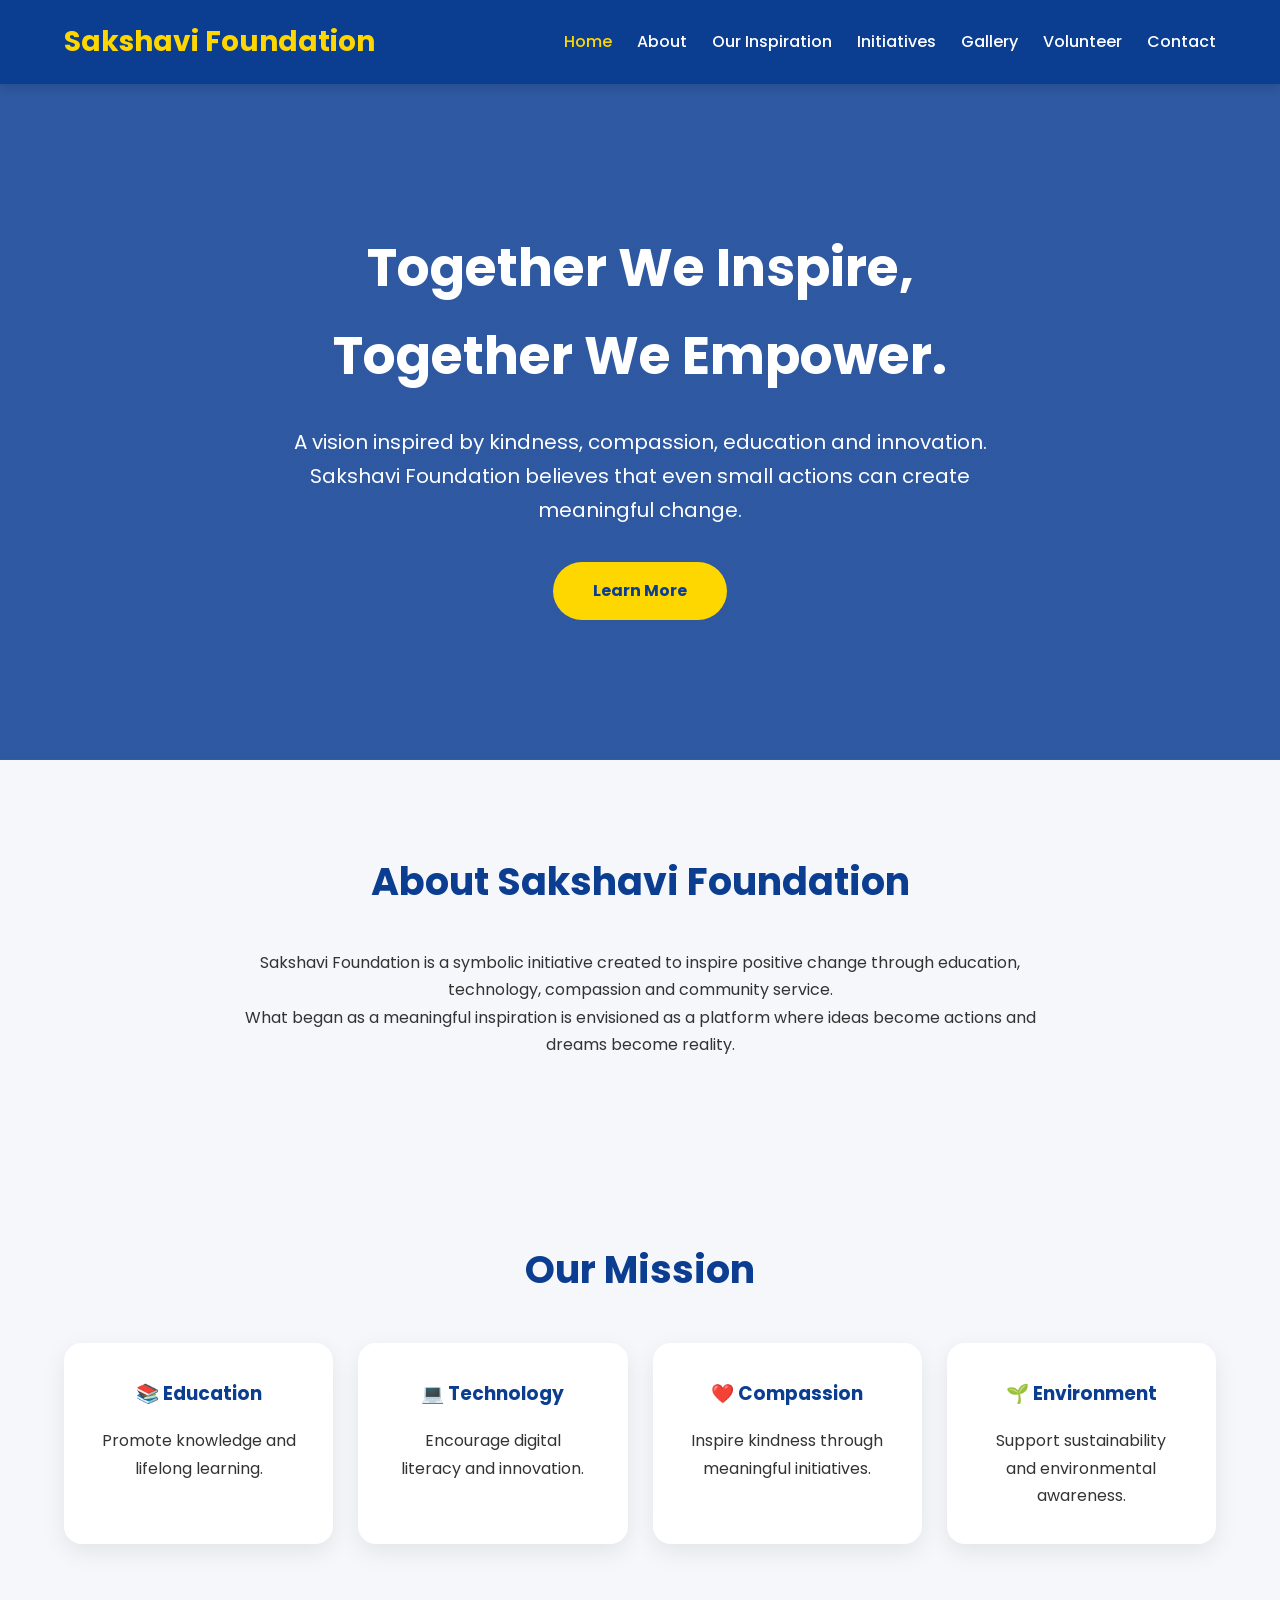
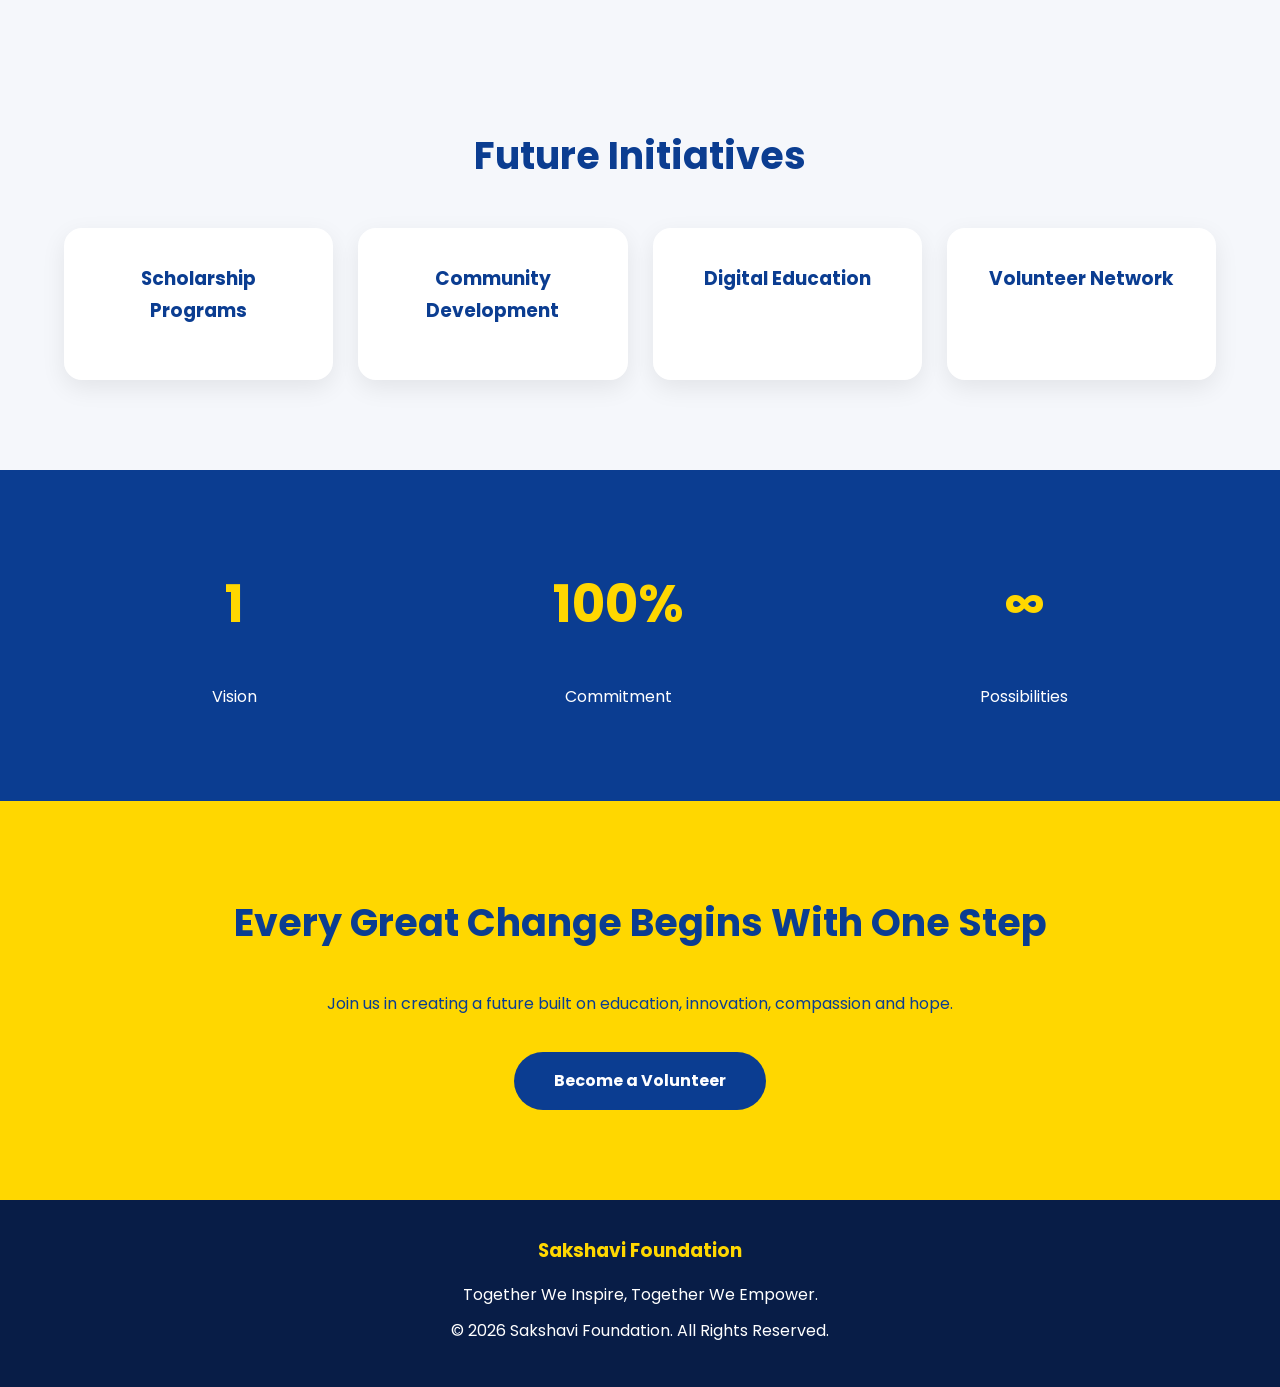
<file: index.html>
<!DOCTYPE html>
<html lang="en">

<head>

<meta charset="UTF-8">

<meta name="viewport" content="width=device-width, initial-scale=1.0">


<title>
Sakshavi Foundation | Together We Inspire, Together We Empower
</title>


<!-- Favicon -->

<link rel="icon" type="image/x-icon" href="favicon.ico">



<!-- SEO -->

<meta name="description"
content="Sakshavi Foundation is a community-driven initiative dedicated to education, digital empowerment, environmental awareness, compassion and positive social impact.">


<meta name="keywords"
content="Sakshavi Foundation, NGO, education, volunteer, community service, digital empowerment, environment, social impact">


<meta name="author"
content="Avinash Kumar">


<meta name="robots"
content="index, follow">





<!-- Open Graph -->

<meta property="og:title"
content="Sakshavi Foundation | Together We Inspire, Together We Empower">


<meta property="og:description"
content="A foundation inspired by compassion, education, innovation and community service to create meaningful change.">


<meta property="og:type"
content="website">


<meta property="og:image"
content="images/sakshavi-foundation.jpg">






<!-- Organization Schema -->

<script type="application/ld+json">

{
"@context":"https://schema.org",
"@type":"Organization",
"name":"Sakshavi Foundation",
"founder":"Avinash Kumar",
"description":"Sakshavi Foundation works towards education, digital empowerment, environmental awareness and community development.",
"email":"aviinformatics@gmail.com",
"telephone":"+91 9199901906",
"address":{
"@type":"PostalAddress",
"streetAddress":"At Post Ghosrama, P.S. Piar, Block Bandra",
"addressLocality":"Muzaffarpur",
"addressRegion":"Bihar",
"postalCode":"843115",
"addressCountry":"India"
}
}

</script>





<!-- CSS -->

<link rel="stylesheet" href="css/style.css">

<link rel="stylesheet" href="css/responsive.css">

<link rel="stylesheet" href="css/animations.css">





<!-- Google Font -->

<link rel="preconnect" href="https://fonts.googleapis.com">


<link href="https://fonts.googleapis.com/css2?family=Poppins:wght@300;400;500;600;700&display=swap"
rel="stylesheet">


</head>




<body>



<!-- HEADER -->

<header>


<div class="container">


<div class="logo">

<h2>Sakshavi Foundation</h2>

</div>




<nav>


<ul>


<li>
<a href="index.html" class="active">
Home
</a>
</li>


<li>
<a href="about.html">
About
</a>
</li>


<li>
<a href="inspiration.html">
Our Inspiration
</a>
</li>


<li>
<a href="initiatives.html">
Initiatives
</a>
</li>


<li>
<a href="gallery.html">
Gallery
</a>
</li>


<li>
<a href="volunteer.html">
Volunteer
</a>
</li>


<li>
<a href="contact.html">
Contact
</a>
</li>


</ul>


</nav>


</div>


</header>







<!-- HERO SECTION -->


<section class="hero">


<div class="container">


<div class="hero-content">


<h1>

Together We Inspire,
<br>
Together We Empower.

</h1>




<p>

A vision inspired by kindness, compassion, education and innovation.
Sakshavi Foundation believes that even small actions can create meaningful change.

</p>




<a href="about.html" class="btn">

Learn More

</a>



</div>


</div>


</section>







<!-- ABOUT SECTION -->


<section class="about-home">


<div class="container">


<h2>
About Sakshavi Foundation
</h2>



<p>

Sakshavi Foundation is a symbolic initiative created to inspire positive change through education, technology, compassion and community service.

</p>



<p>

What began as a meaningful inspiration is envisioned as a platform where ideas become actions and dreams become reality.

</p>



</div>


</section>







<!-- MISSION -->


<section class="mission">


<div class="container">


<h2>
Our Mission
</h2>



<div class="cards">



<div class="card">

<h3>
📚 Education
</h3>

<p>
Promote knowledge and lifelong learning.
</p>

</div>





<div class="card">

<h3>
💻 Technology
</h3>

<p>
Encourage digital literacy and innovation.
</p>

</div>





<div class="card">

<h3>
❤️ Compassion
</h3>

<p>
Inspire kindness through meaningful initiatives.
</p>

</div>





<div class="card">

<h3>
🌱 Environment
</h3>

<p>
Support sustainability and environmental awareness.
</p>

</div>



</div>


</div>


</section>







<!-- FUTURE INITIATIVES -->


<section class="initiatives-preview">


<div class="container">


<h2>
Future Initiatives
</h2>




<div class="cards">



<div class="card">

<h3>
Scholarship Programs
</h3>

</div>



<div class="card">

<h3>
Community Development
</h3>

</div>




<div class="card">

<h3>
Digital Education
</h3>

</div>




<div class="card">

<h3>
Volunteer Network
</h3>

</div>



</div>


</div>


</section>







<!-- STATS -->


<section class="stats">


<div class="container">


<div class="stat">

<h2>
1
</h2>

<p>
Vision
</p>

</div>



<div class="stat">

<h2>
100%
</h2>

<p>
Commitment
</p>

</div>




<div class="stat">

<h2>
∞
</h2>

<p>
Possibilities
</p>

</div>



</div>


</section>







<!-- CTA -->


<section class="cta">


<div class="container">


<h2>
Every Great Change Begins With One Step
</h2>



<p>

Join us in creating a future built on education, innovation, compassion and hope.

</p>



<a href="volunteer.html" class="btn">

Become a Volunteer

</a>



</div>


</section>







<!-- FOOTER -->


<footer>


<div class="container">


<h3>
Sakshavi Foundation
</h3>



<p>

Together We Inspire, Together We Empower.

</p>




<p>

© <span id="year">2026</span> Sakshavi Foundation.
All Rights Reserved.

</p>



</div>


</footer>





<script src="js/script.js"></script>



</body>


</html>
</file>
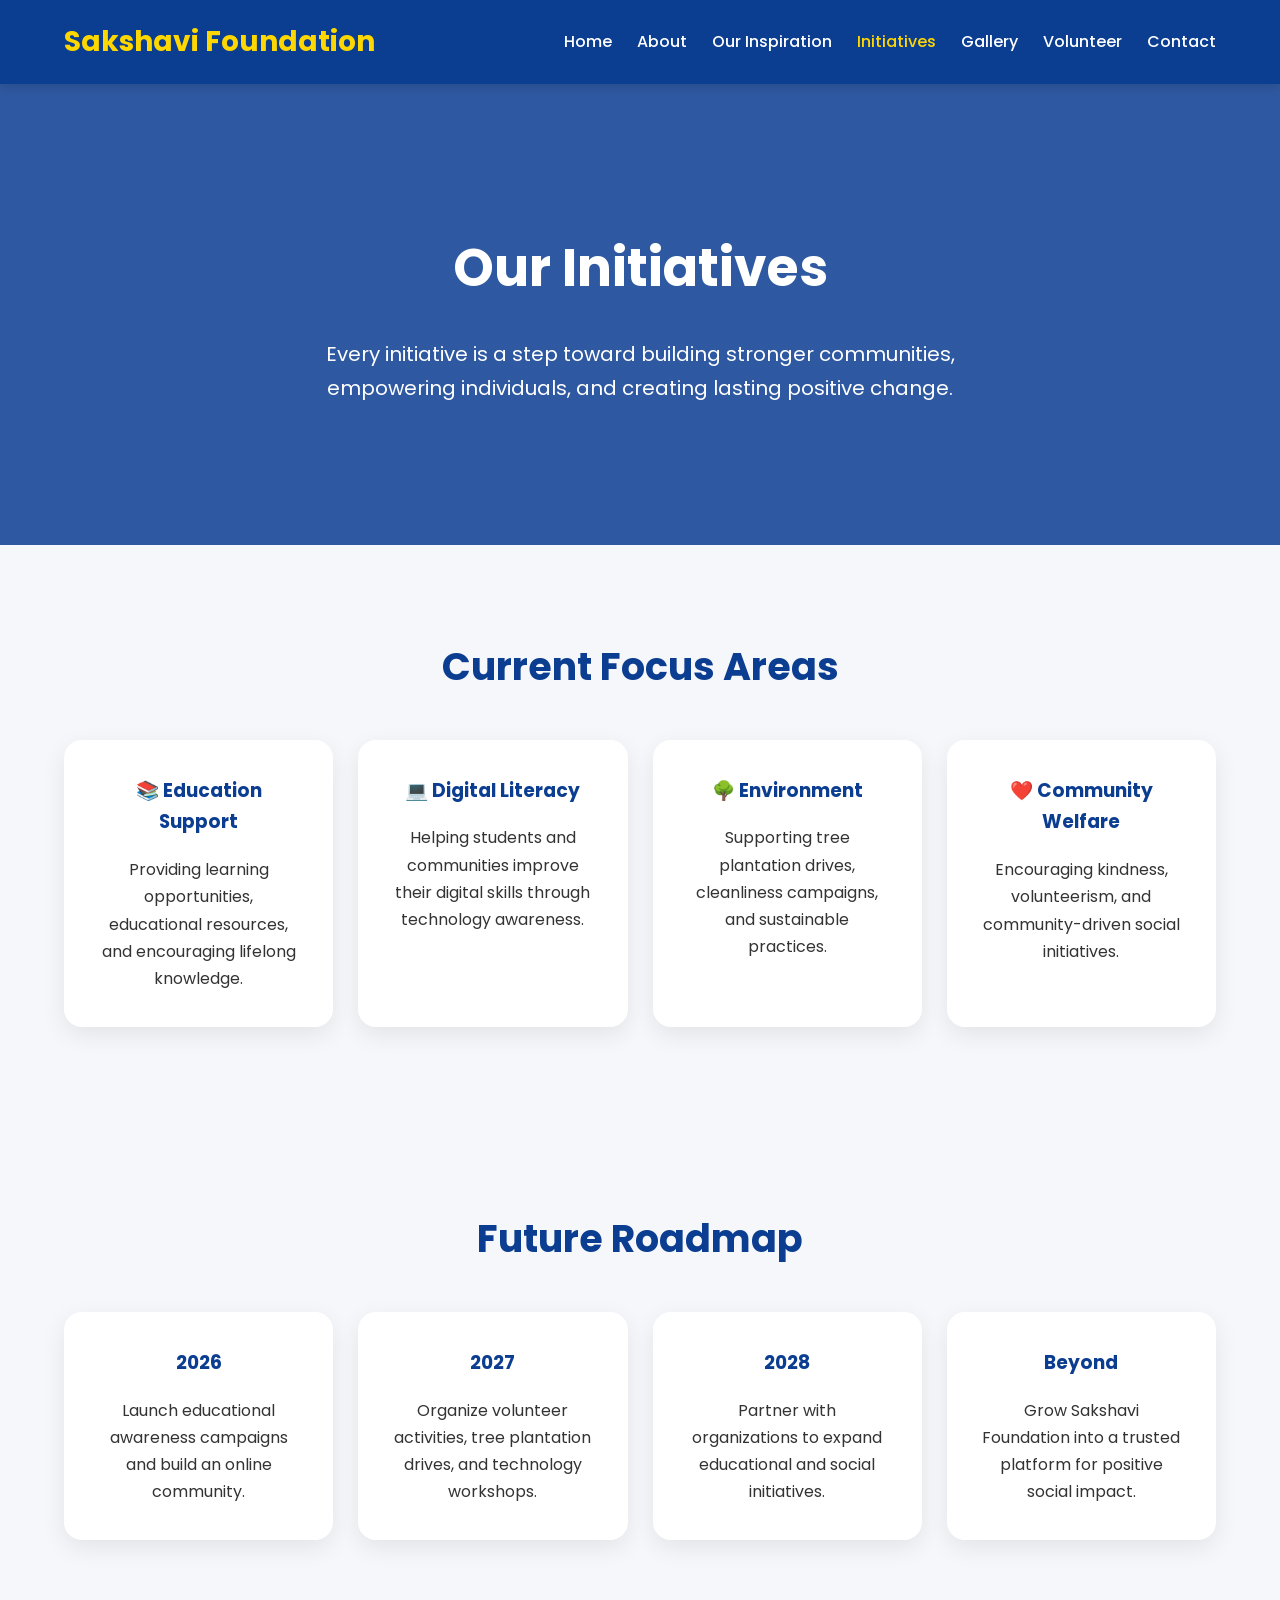
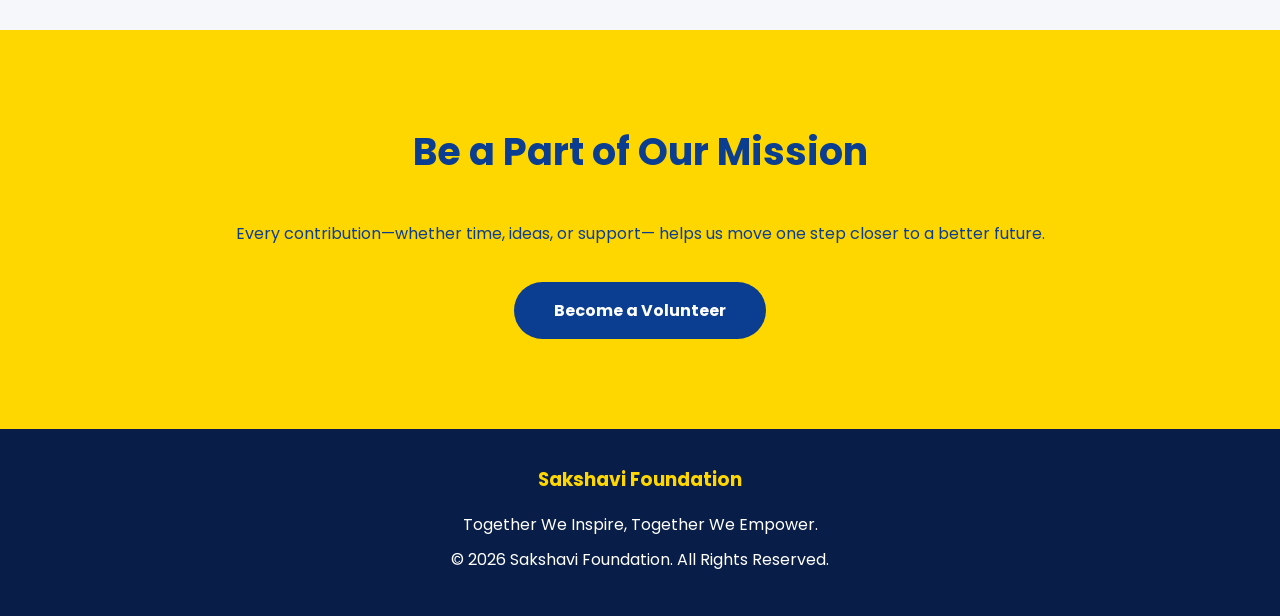
<file: initiatives.html>
<!DOCTYPE html>
<html lang="en">

<head>


<meta charset="UTF-8">


<meta name="viewport" content="width=device-width, initial-scale=1.0">



<title>
Our Initiatives | Sakshavi Foundation
</title>




<!-- Favicon -->

<link rel="icon" type="image/x-icon" href="favicon.ico">





<!-- SEO Meta Tags -->


<meta name="description"
content="Explore Sakshavi Foundation initiatives focused on education support, digital literacy, environmental awareness, community welfare, and social development.">


<meta name="keywords"
content="Sakshavi Foundation initiatives, education support, digital literacy, environment, community welfare, NGO programs">


<meta name="author"
content="Avinash Kumar">


<meta name="robots"
content="index, follow">





<!-- Open Graph -->

<meta property="og:title"
content="Our Initiatives | Sakshavi Foundation">


<meta property="og:description"
content="Discover Sakshavi Foundation initiatives working towards education, technology, environment and community development.">


<meta property="og:type"
content="website">


<meta property="og:image"
content="images/sakshavi-foundation.jpg">





<!-- CSS -->

<link rel="stylesheet" href="css/style.css">

<link rel="stylesheet" href="css/responsive.css">

<link rel="stylesheet" href="css/animations.css">





<!-- Google Fonts -->

<link rel="preconnect" href="https://fonts.googleapis.com">


<link href="https://fonts.googleapis.com/css2?family=Poppins:wght@300;400;500;600;700&display=swap"
rel="stylesheet">



</head>




<body>




<header>


<div class="container">


<div class="logo">

<h2>
Sakshavi Foundation
</h2>

</div>





<nav>


<ul>


<li>
<a href="index.html">
Home
</a>
</li>


<li>
<a href="about.html">
About
</a>
</li>


<li>
<a href="inspiration.html">
Our Inspiration
</a>
</li>


<li>
<a href="initiatives.html" class="active">
Initiatives
</a>
</li>


<li>
<a href="gallery.html">
Gallery
</a>
</li>


<li>
<a href="volunteer.html">
Volunteer
</a>
</li>


<li>
<a href="contact.html">
Contact
</a>
</li>


</ul>


</nav>



</div>


</header>






<section class="hero">


<div class="container">


<h1>
Our Initiatives
</h1>



<p>

Every initiative is a step toward building stronger communities,
empowering individuals, and creating lasting positive change.

</p>


</div>


</section>






<section>


<div class="container">


<h2>
Current Focus Areas
</h2>




<div class="cards">





<div class="card">


<h3>
📚 Education Support
</h3>


<p>

Providing learning opportunities, educational resources,
and encouraging lifelong knowledge.

</p>


</div>







<div class="card">


<h3>
💻 Digital Literacy
</h3>


<p>

Helping students and communities improve their digital skills
through technology awareness.

</p>


</div>







<div class="card">


<h3>
🌳 Environment
</h3>


<p>

Supporting tree plantation drives, cleanliness campaigns,
and sustainable practices.

</p>


</div>







<div class="card">


<h3>
❤️ Community Welfare
</h3>


<p>

Encouraging kindness, volunteerism, and community-driven
social initiatives.

</p>


</div>






</div>


</div>


</section>







<section>


<div class="container">


<h2>
Future Roadmap
</h2>




<div class="cards">






<div class="card">


<h3>
2026
</h3>


<p>

Launch educational awareness campaigns
and build an online community.

</p>


</div>








<div class="card">


<h3>
2027
</h3>


<p>

Organize volunteer activities,
tree plantation drives,
and technology workshops.

</p>


</div>







<div class="card">


<h3>
2028
</h3>


<p>

Partner with organizations to
expand educational and social initiatives.

</p>


</div>







<div class="card">


<h3>
Beyond
</h3>


<p>

Grow Sakshavi Foundation into
a trusted platform for positive social impact.

</p>


</div>






</div>


</div>


</section>








<section class="cta">


<div class="container">


<h2>

Be a Part of Our Mission

</h2>



<p>

Every contribution—whether time, ideas, or support—
helps us move one step closer to a better future.

</p>




<a href="volunteer.html" class="btn">

Become a Volunteer

</a>



</div>


</section>








<footer>


<div class="container">


<h3>
Sakshavi Foundation
</h3>



<p>

Together We Inspire, Together We Empower.

</p>




<p>

© <span id="year">2026</span>
Sakshavi Foundation.
All Rights Reserved.

</p>



</div>


</footer>






<script src="js/script.js"></script>



</body>


</html>
</file>
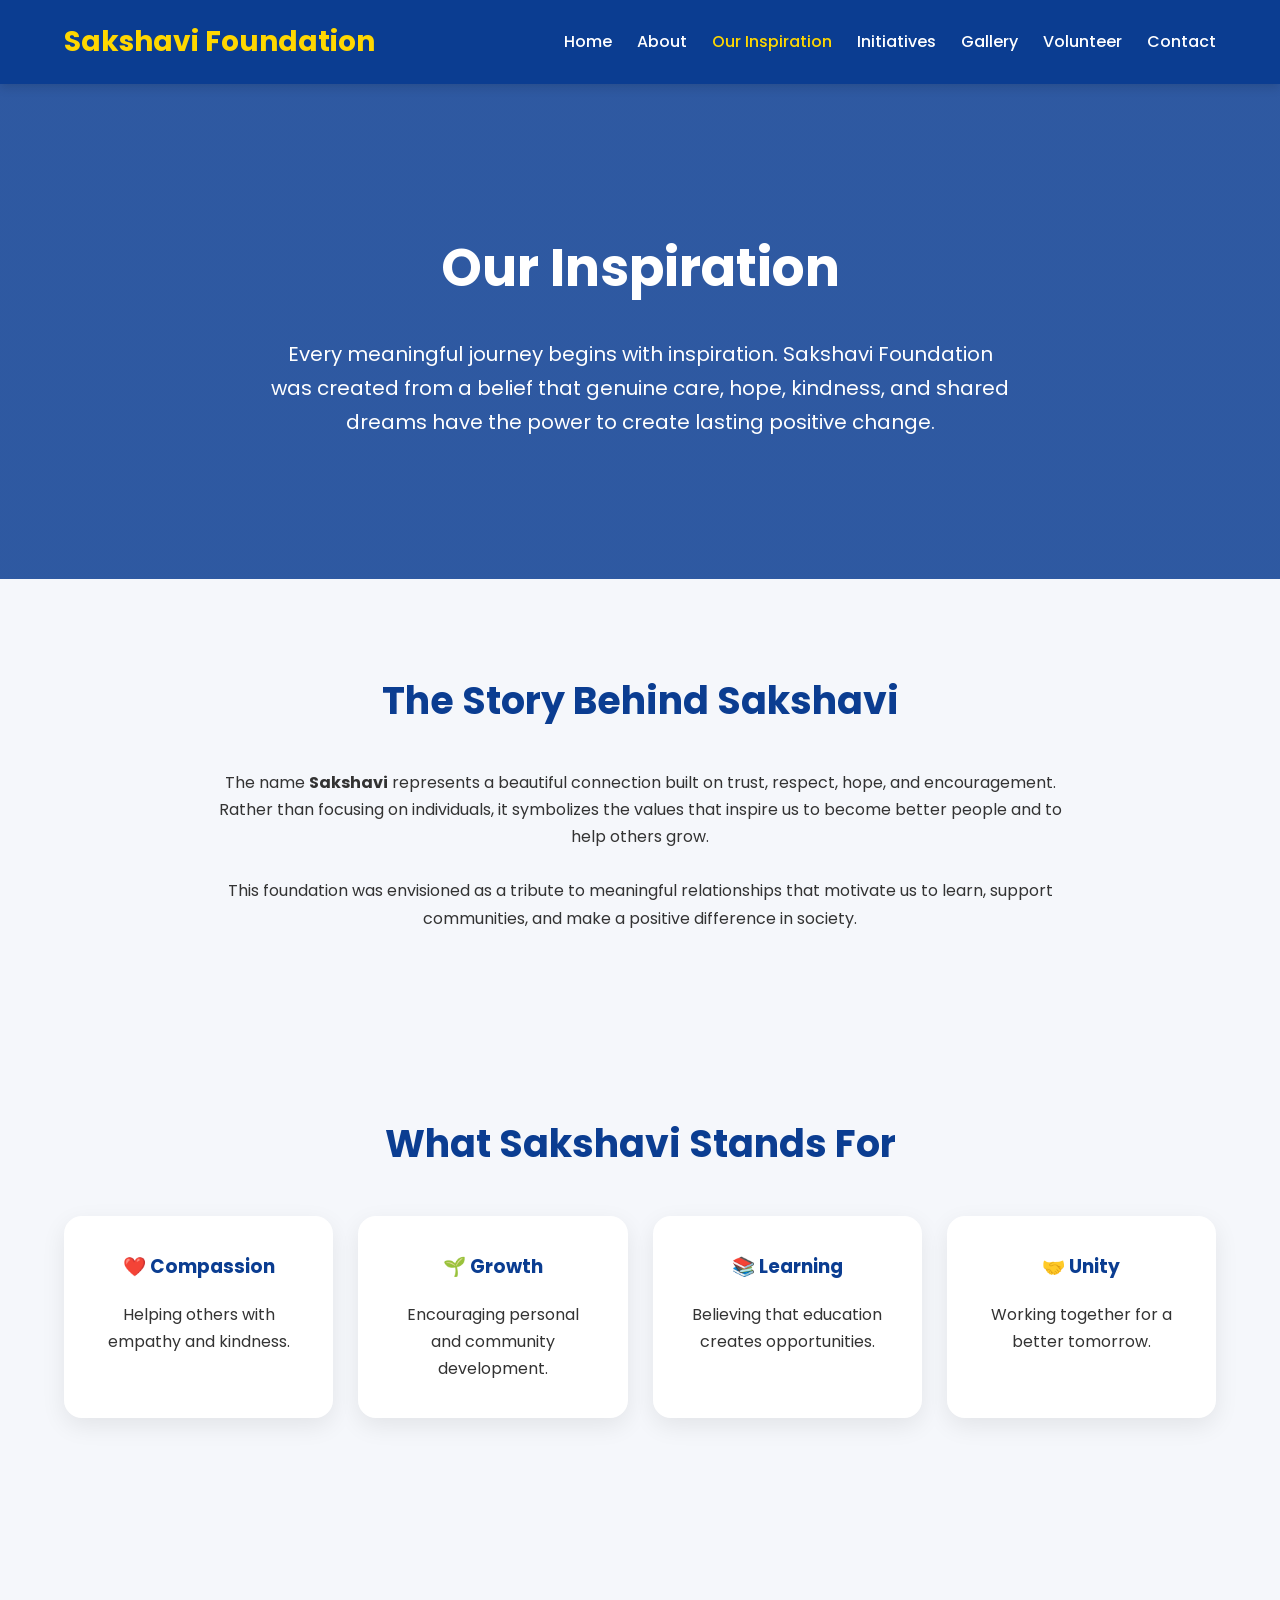
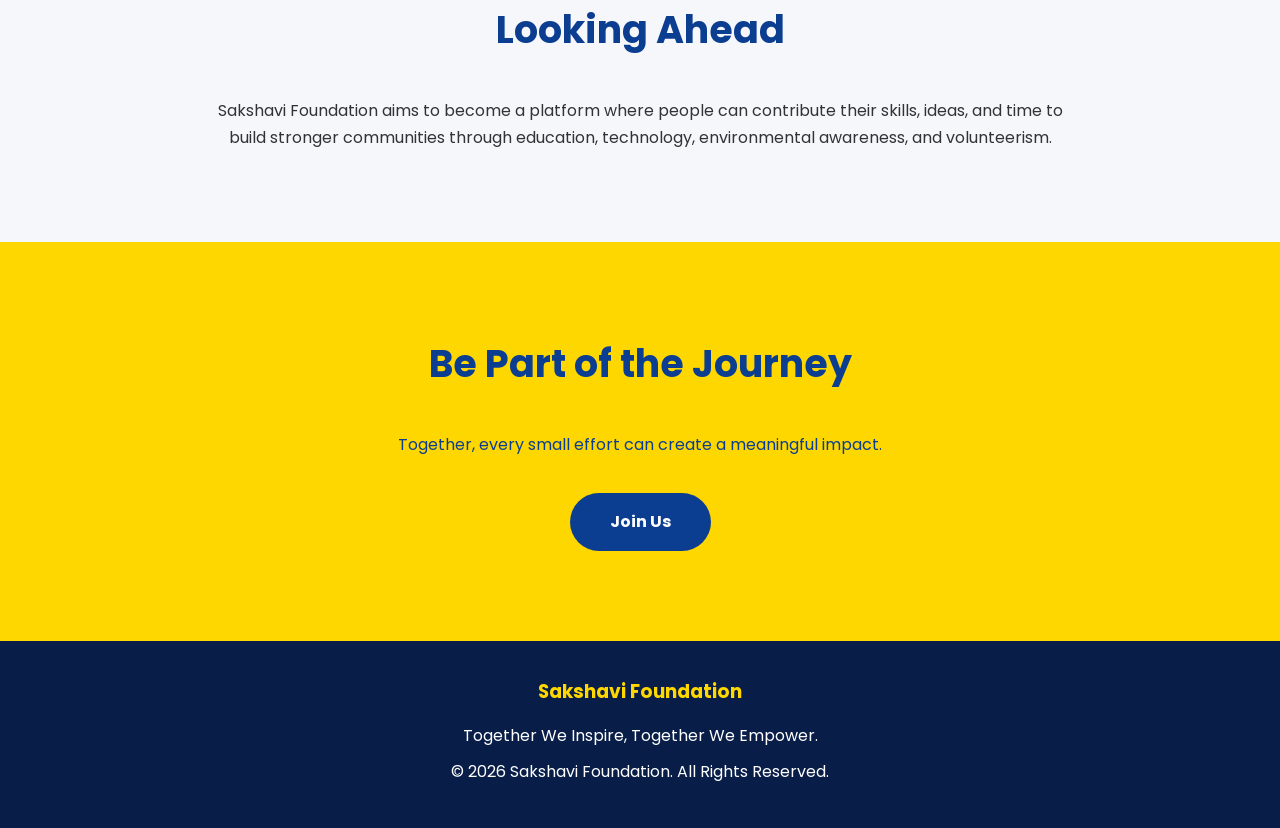
<file: inspiration.html>
<!DOCTYPE html>
<html lang="en">

<head>

<meta charset="UTF-8">

<meta name="viewport" content="width=device-width, initial-scale=1.0">


<title>
Our Inspiration | Sakshavi Foundation
</title>



<!-- Favicon -->

<link rel="icon" type="image/x-icon" href="favicon.ico">





<!-- SEO Meta Tags -->

<meta name="description"
content="Discover the inspiration behind Sakshavi Foundation, a journey built on kindness, hope, compassion, education and the vision of creating positive social change.">


<meta name="keywords"
content="Sakshavi Foundation inspiration, Sakshi, social foundation, compassion, education, community service, volunteer movement">


<meta name="author"
content="Avinash Kumar">


<meta name="robots"
content="index, follow">






<!-- Open Graph -->

<meta property="og:title"
content="Our Inspiration | Sakshavi Foundation">


<meta property="og:description"
content="Sakshavi Foundation was created from a belief that kindness, hope and shared dreams can create lasting positive change.">


<meta property="og:type"
content="website">


<meta property="og:image"
content="images/sakshavi-foundation.jpg">






<!-- CSS -->

<link rel="stylesheet" href="css/style.css">

<link rel="stylesheet" href="css/responsive.css">

<link rel="stylesheet" href="css/animations.css">





<!-- Google Fonts -->

<link rel="preconnect" href="https://fonts.googleapis.com">


<link href="https://fonts.googleapis.com/css2?family=Poppins:wght@300;400;500;600;700&display=swap"
rel="stylesheet">



</head>




<body>




<header>


<div class="container">


<div class="logo">

<h2>
Sakshavi Foundation
</h2>

</div>




<nav>


<ul>


<li>
<a href="index.html">
Home
</a>
</li>


<li>
<a href="about.html">
About
</a>
</li>


<li>
<a href="inspiration.html" class="active">
Our Inspiration
</a>
</li>


<li>
<a href="initiatives.html">
Initiatives
</a>
</li>


<li>
<a href="gallery.html">
Gallery
</a>
</li>


<li>
<a href="volunteer.html">
Volunteer
</a>
</li>


<li>
<a href="contact.html">
Contact
</a>
</li>


</ul>


</nav>



</div>


</header>







<section class="hero">


<div class="container">


<h1>
Our Inspiration
</h1>



<p>

Every meaningful journey begins with inspiration.

Sakshavi Foundation was created from a belief that genuine care, hope, kindness, and shared dreams have the power to create lasting positive change.

</p>


</div>


</section>







<section>


<div class="container">


<h2>
The Story Behind Sakshavi
</h2>



<p>

The name <strong>Sakshavi</strong> represents a beautiful connection built on trust, respect, hope, and encouragement.

Rather than focusing on individuals, it symbolizes the values that inspire us to become better people and to help others grow.

</p>



<br>



<p>

This foundation was envisioned as a tribute to meaningful relationships that motivate us to learn, support communities, and make a positive difference in society.

</p>



</div>


</section>







<section>


<div class="container">


<h2>
What Sakshavi Stands For
</h2>




<div class="cards">





<div class="card">

<h3>
❤️ Compassion
</h3>

<p>

Helping others with empathy and kindness.

</p>

</div>






<div class="card">

<h3>
🌱 Growth
</h3>

<p>

Encouraging personal and community development.

</p>

</div>







<div class="card">

<h3>
📚 Learning
</h3>

<p>

Believing that education creates opportunities.

</p>

</div>






<div class="card">

<h3>
🤝 Unity
</h3>

<p>

Working together for a better tomorrow.

</p>

</div>






</div>


</div>


</section>








<section>


<div class="container">


<h2>
Looking Ahead
</h2>



<p>

Sakshavi Foundation aims to become a platform where people can contribute their skills, ideas, and time to build stronger communities through education, technology, environmental awareness, and volunteerism.

</p>



</div>


</section>







<section class="cta">


<div class="container">


<h2>
Be Part of the Journey
</h2>



<p>

Together, every small effort can create a meaningful impact.

</p>



<a href="volunteer.html" class="btn">

Join Us

</a>



</div>


</section>








<footer>


<div class="container">


<h3>
Sakshavi Foundation
</h3>



<p>

Together We Inspire, Together We Empower.

</p>



<p>

© <span id="year">2026</span>
Sakshavi Foundation.
All Rights Reserved.

</p>



</div>


</footer>






<script src="js/script.js"></script>



</body>

</html>
</file>
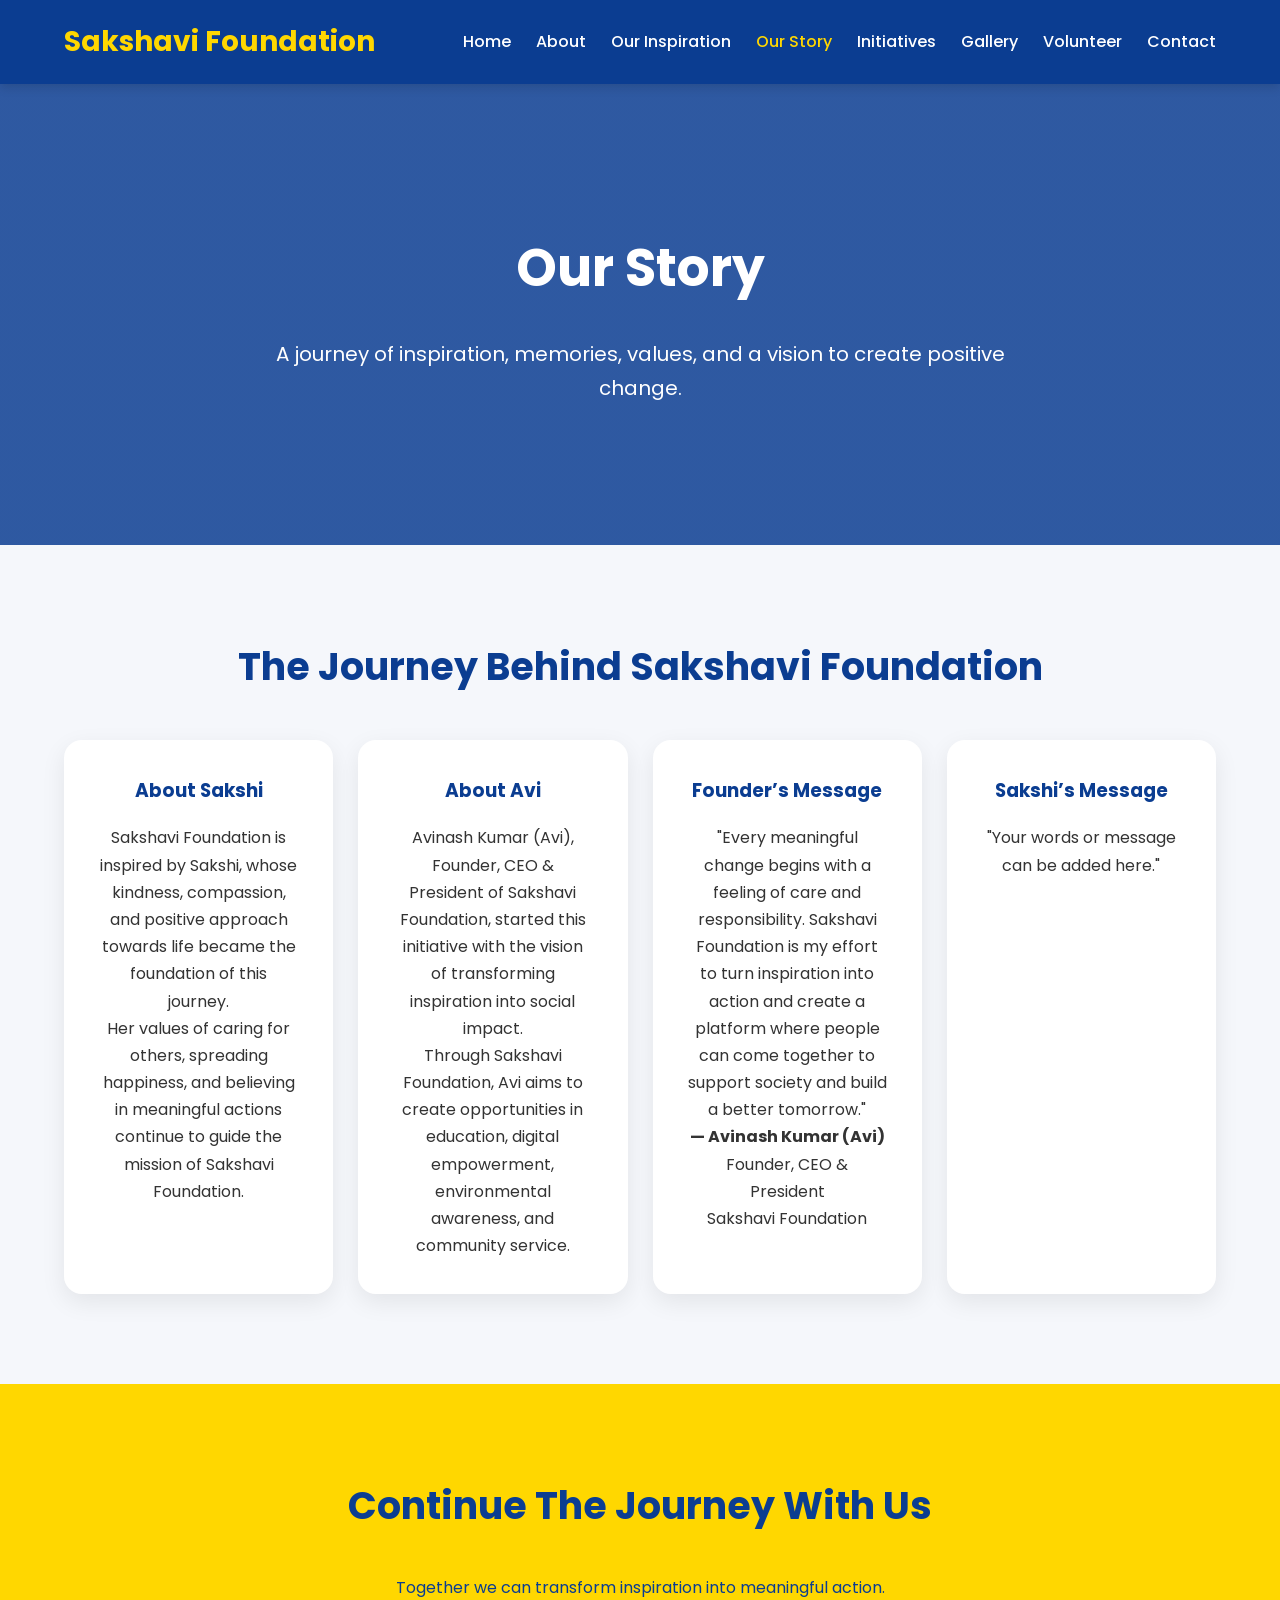
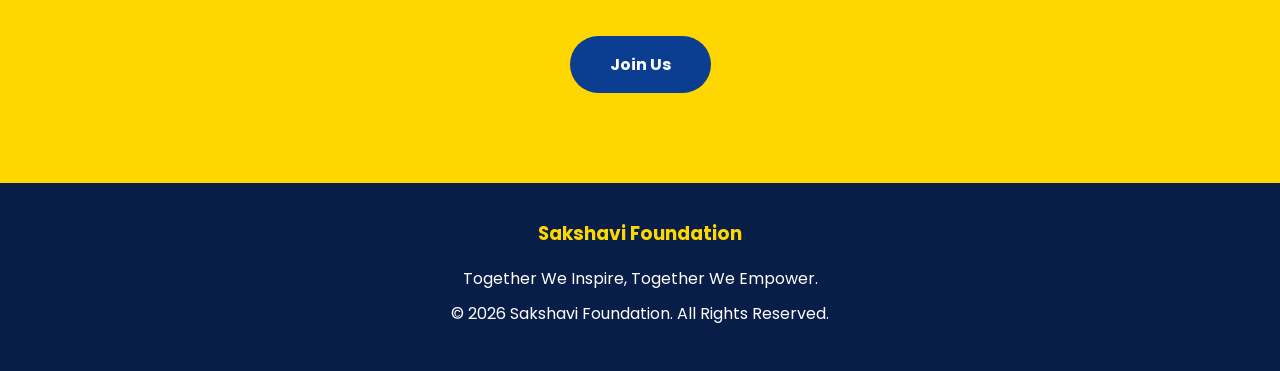
<file: story.html>
<!DOCTYPE html>
<html lang="en">

<head>

<meta charset="UTF-8">

<meta name="viewport" content="width=device-width, initial-scale=1.0">


<title>Our Story | Sakshavi Foundation</title>


<!-- Favicon -->

<link rel="icon" type="image/x-icon" href="favicon.ico">


<!-- SEO -->

<meta name="description"
content="The story behind Sakshavi Foundation, inspired by Sakshi and founded by Avinash Kumar to transform inspiration into education, empowerment and social impact.">


<meta name="keywords"
content="Sakshavi Foundation story, Sakshi, Avinash Kumar, founder message, social impact, community service">


<meta name="author"
content="Avinash Kumar">


<meta name="robots"
content="index, follow">



<!-- Open Graph -->

<meta property="og:title"
content="Our Story | Sakshavi Foundation">


<meta property="og:description"
content="Discover the journey, inspiration and vision behind Sakshavi Foundation.">


<meta property="og:type"
content="website">


<meta property="og:image"
content="images/sakshavi-foundation.jpg">



<link rel="stylesheet" href="css/style.css">

<link rel="stylesheet" href="css/responsive.css">

<link rel="stylesheet" href="css/animations.css">


<link href="https://fonts.googleapis.com/css2?family=Poppins:wght@300;400;500;600;700&display=swap" rel="stylesheet">


</head>



<body>



<header>

<div class="container">


<div class="logo">

<h2>Sakshavi Foundation</h2>

</div>



<nav>

<ul>

<li><a href="index.html">Home</a></li>

<li><a href="about.html">About</a></li>

<li><a href="inspiration.html">Our Inspiration</a></li>

<li><a href="story.html" class="active">Our Story</a></li>

<li><a href="initiatives.html">Initiatives</a></li>

<li><a href="gallery.html">Gallery</a></li>

<li><a href="volunteer.html">Volunteer</a></li>

<li><a href="contact.html">Contact</a></li>

</ul>

</nav>


</div>

</header>





<section class="hero">

<div class="container">

<h1>Our Story</h1>


<p>

A journey of inspiration, memories, values, and a vision to create positive change.

</p>


</div>

</section>





<section>

<div class="container">


<h2>The Journey Behind Sakshavi Foundation</h2>





<div class="cards">



<div class="card">


<h3>About Sakshi</h3>


<p>

Sakshavi Foundation is inspired by Sakshi, whose kindness, compassion, and positive approach towards life became the foundation of this journey.

</p>


<p>

Her values of caring for others, spreading happiness, and believing in meaningful actions continue to guide the mission of Sakshavi Foundation.

</p>


</div>





<div class="card">


<h3>About Avi</h3>


<p>

Avinash Kumar (Avi), Founder, CEO & President of Sakshavi Foundation, started this initiative with the vision of transforming inspiration into social impact.

</p>


<p>

Through Sakshavi Foundation, Avi aims to create opportunities in education, digital empowerment, environmental awareness, and community service.

</p>


</div>






<div class="card">


<h3>Founder’s Message</h3>


<p>

"Every meaningful change begins with a feeling of care and responsibility.

Sakshavi Foundation is my effort to turn inspiration into action and create a platform where people can come together to support society and build a better tomorrow."

</p>



<p>

<strong>
— Avinash Kumar (Avi)
</strong>

<br>

Founder, CEO & President

<br>

Sakshavi Foundation

</p>


</div>






<div class="card">


<h3>Sakshi’s Message</h3>


<p>

"Your words or message can be added here."

</p>


</div>




</div>


</div>


</section>







<section class="cta">


<div class="container">


<h2>

Continue The Journey With Us

</h2>


<p>

Together we can transform inspiration into meaningful action.

</p>


<a href="volunteer.html" class="btn">

Join Us

</a>


</div>


</section>







<footer>

<div class="container">


<h3>Sakshavi Foundation</h3>


<p>
Together We Inspire, Together We Empower.
</p>


<p>
© <span id="year">2026</span> Sakshavi Foundation. All Rights Reserved.
</p>


</div>


</footer>



<script src="js/script.js"></script>


</body>

</html>
</file>
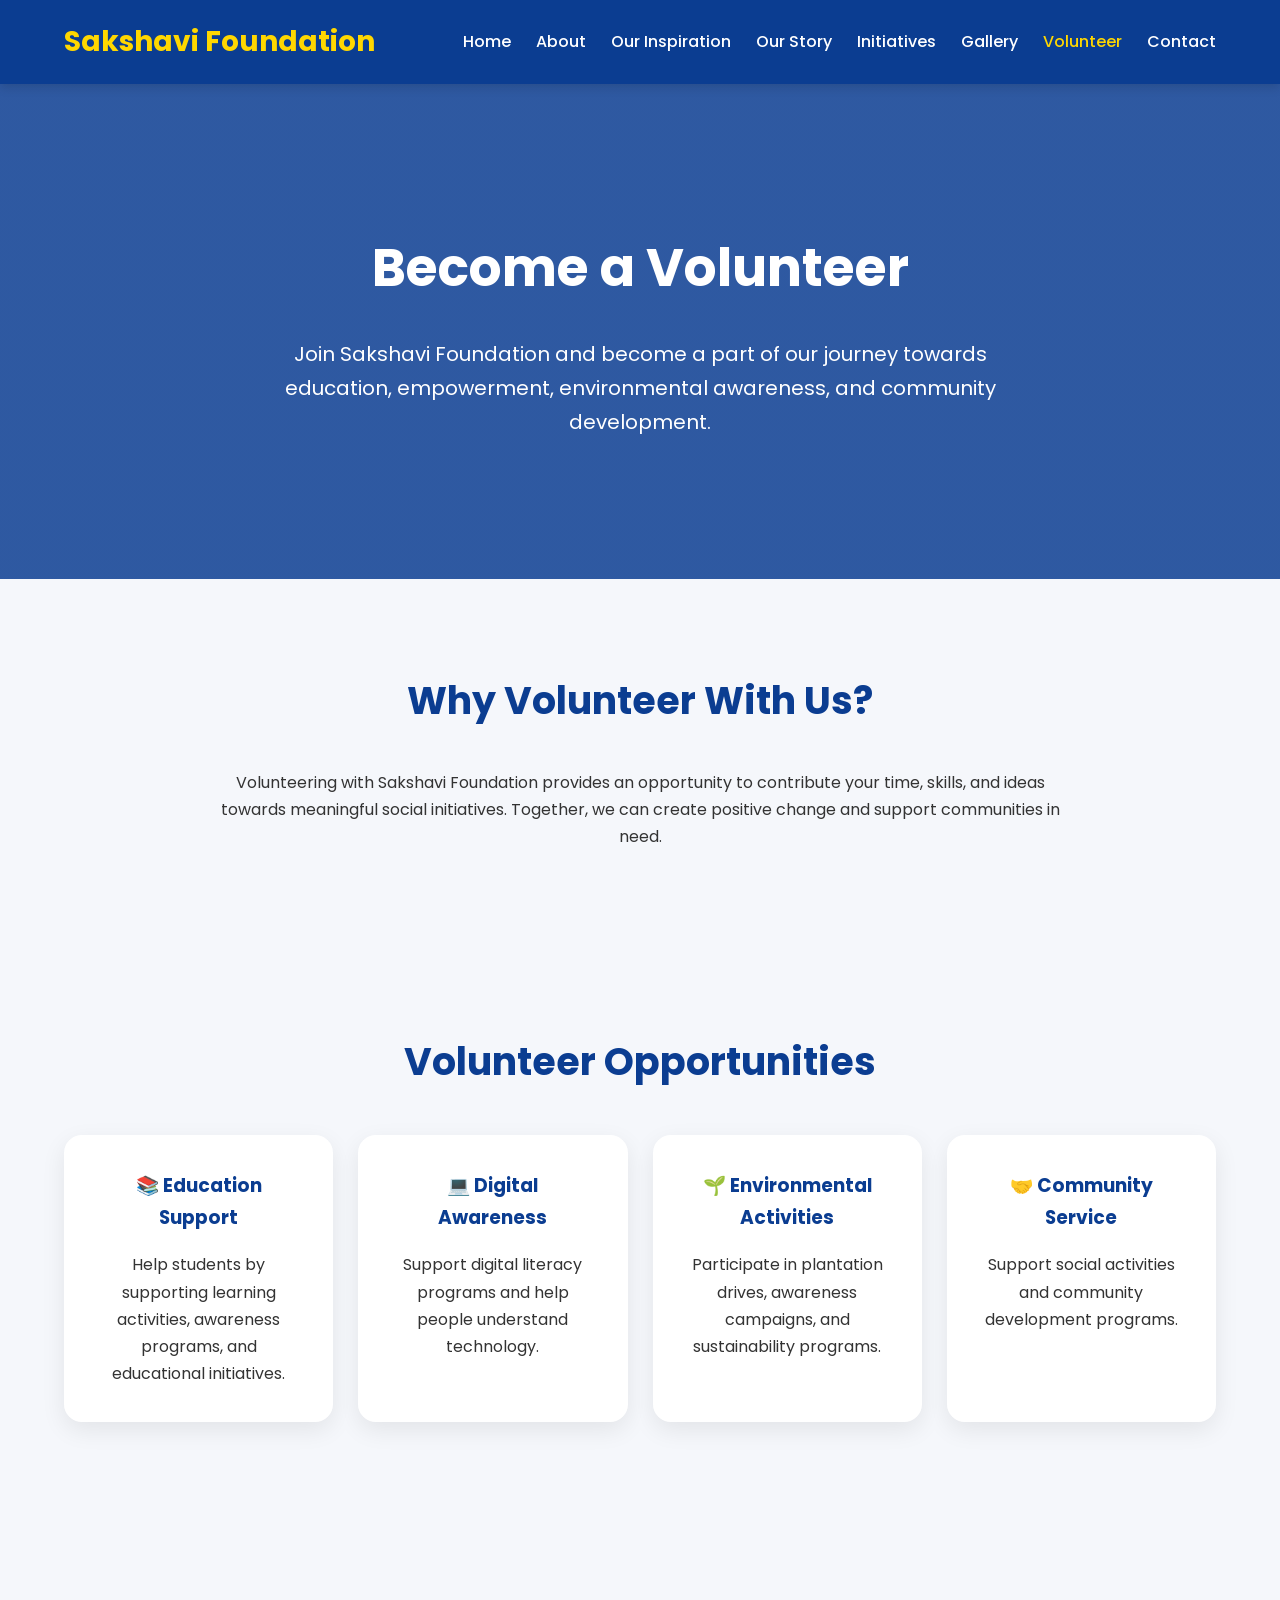
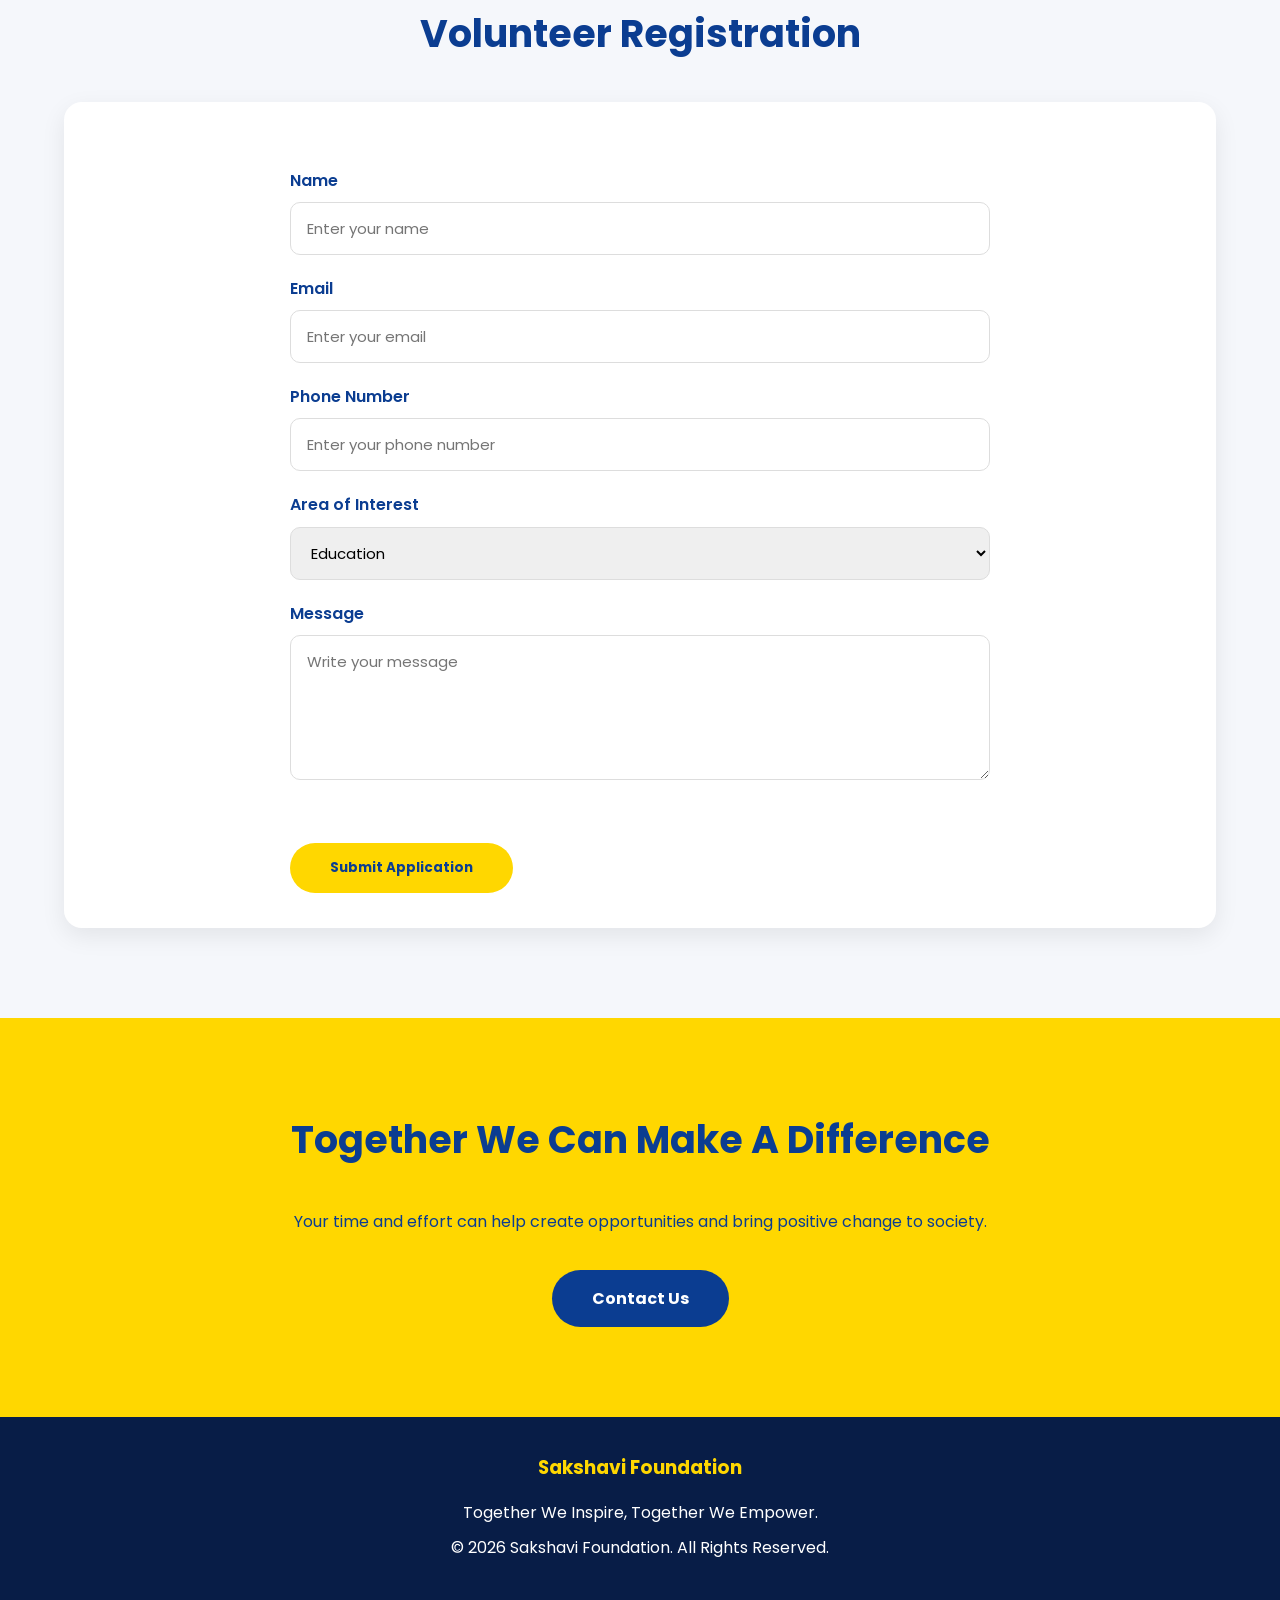
<file: volunteer.html>
<!DOCTYPE html>
<html lang="en">

<head>

<meta charset="UTF-8">

<meta name="viewport" content="width=device-width, initial-scale=1.0">


<title>
Volunteer | Sakshavi Foundation
</title>



<!-- Favicon -->

<link rel="icon" type="image/x-icon" href="favicon.ico">



<!-- SEO -->

<meta name="description"
content="Join Sakshavi Foundation as a volunteer and contribute towards education, digital empowerment, environmental awareness and community development initiatives.">


<meta name="keywords"
content="Sakshavi Foundation volunteer, NGO volunteer, social work, education volunteer, community service, environmental activities">


<meta name="author"
content="Avinash Kumar">


<meta name="robots"
content="index, follow">





<!-- Open Graph -->

<meta property="og:title"
content="Volunteer | Sakshavi Foundation">


<meta property="og:description"
content="Become a volunteer with Sakshavi Foundation and help create positive social impact through education, technology and community service.">


<meta property="og:type"
content="website">


<meta property="og:image"
content="images/sakshavi-foundation.jpg">





<!-- CSS -->

<link rel="stylesheet" href="css/style.css">

<link rel="stylesheet" href="css/responsive.css">

<link rel="stylesheet" href="css/animations.css">





<!-- Google Font -->

<link rel="preconnect" href="https://fonts.googleapis.com">


<link href="https://fonts.googleapis.com/css2?family=Poppins:wght@300;400;500;600;700&display=swap"
rel="stylesheet">


</head>



<body>




<header>

<div class="container">


<div class="logo">

<h2>
Sakshavi Foundation
</h2>

</div>





<nav>


<ul>


<li>
<a href="index.html">
Home
</a>
</li>


<li>
<a href="about.html">
About
</a>
</li>


<li>
<a href="inspiration.html">
Our Inspiration
</a>
</li>


<li>
<a href="story.html">
Our Story
</a>
</li>


<li>
<a href="initiatives.html">
Initiatives
</a>
</li>


<li>
<a href="gallery.html">
Gallery
</a>
</li>


<li>
<a href="volunteer.html" class="active">
Volunteer
</a>
</li>


<li>
<a href="contact.html">
Contact
</a>
</li>


</ul>


</nav>


</div>


</header>







<section class="hero">


<div class="container">


<h1>
Become a Volunteer
</h1>




<p>

Join Sakshavi Foundation and become a part of our journey towards education, empowerment, environmental awareness, and community development.

</p>


</div>


</section>







<section>


<div class="container">


<h2>
Why Volunteer With Us?
</h2>




<p>

Volunteering with Sakshavi Foundation provides an opportunity to contribute your time, skills, and ideas towards meaningful social initiatives.

Together, we can create positive change and support communities in need.

</p>



</div>


</section>







<section>


<div class="container">


<h2>
Volunteer Opportunities
</h2>




<div class="cards">





<div class="card">


<h3>
📚 Education Support
</h3>


<p>

Help students by supporting learning activities, awareness programs, and educational initiatives.

</p>


</div>







<div class="card">


<h3>
💻 Digital Awareness
</h3>


<p>

Support digital literacy programs and help people understand technology.

</p>


</div>







<div class="card">


<h3>
🌱 Environmental Activities
</h3>


<p>

Participate in plantation drives, awareness campaigns, and sustainability programs.

</p>


</div>







<div class="card">


<h3>
🤝 Community Service
</h3>


<p>

Support social activities and community development programs.

</p>


</div>




</div>


</div>


</section>








<section>


<div class="container">


<h2>
Volunteer Registration
</h2>




<div class="card">




<form action="#" method="post">


<label>
Name
</label>


<input type="text" name="name" placeholder="Enter your name" required>





<label>
Email
</label>


<input type="email" name="email" placeholder="Enter your email" required>





<label>
Phone Number
</label>


<input type="tel" name="phone" placeholder="Enter your phone number" required>





<label>
Area of Interest
</label>




<select name="interest">


<option>
Education
</option>


<option>
Digital Empowerment
</option>


<option>
Environment
</option>


<option>
Community Service
</option>


<option>
Other
</option>


</select>





<label>
Message
</label>



<textarea name="message" rows="5" placeholder="Write your message"></textarea>





<button type="submit" class="btn">

Submit Application

</button>



</form>



</div>


</div>


</section>








<section class="cta">


<div class="container">


<h2>

Together We Can Make A Difference

</h2>



<p>

Your time and effort can help create opportunities and bring positive change to society.

</p>




<a href="contact.html" class="btn">

Contact Us

</a>



</div>


</section>








<footer>


<div class="container">


<h3>
Sakshavi Foundation
</h3>



<p>

Together We Inspire, Together We Empower.

</p>




<p>

© <span id="year">2026</span>
Sakshavi Foundation.
All Rights Reserved.

</p>



</div>


</footer>






<script src="js/script.js"></script>



</body>

</html>
</file>
<file: css/style.css>
/* ===============================
   Sakshavi Foundation Stylesheet
   =============================== */


/* ================= Global ================= */

*{
    margin:0;
    padding:0;
    box-sizing:border-box;
}


html{
    scroll-behavior:smooth;
}


body{

    font-family:'Poppins',sans-serif;
    background:#f5f7fb;
    color:#333;
    line-height:1.7;

}


.container{

    width:90%;
    max-width:1200px;
    margin:auto;

}



/* ================= Header ================= */


header{

    position:sticky;
    top:0;
    background:#0b3d91;
    color:#fff;
    z-index:1000;
    box-shadow:0 3px 10px rgba(0,0,0,.15);

}


header .container{

    display:flex;
    justify-content:space-between;
    align-items:center;
    padding:18px 0;

}



.logo h2{

    color:#ffd700;
    font-size:28px;

}



nav ul{

    display:flex;
    list-style:none;
    gap:25px;

}



nav a{

    color:white;
    text-decoration:none;
    font-weight:500;
    transition:.3s;

}



nav a:hover,
nav .active{

    color:#ffd700;

}



/* ================= Hero ================= */


.hero{

    background:

    linear-gradient(
    rgba(11,61,145,.85),
    rgba(11,61,145,.85)
    ),

    url('https://images.unsplash.com/photo-1522202176988-66273c2fd55f?auto=format&fit=crop&w=1600&q=80');


    background-size:cover;
    background-position:center;

    color:white;
    text-align:center;

    padding:140px 20px;

}



.hero h1{

    font-size:52px;
    margin-bottom:25px;

}



.hero p{

    max-width:750px;
    margin:auto;
    font-size:20px;

}





/* ================= Buttons ================= */


.btn{

    display:inline-block;

    margin-top:35px;

    padding:15px 40px;

    background:#ffd700;

    color:#0b3d91;

    text-decoration:none;

    border-radius:40px;

    font-weight:bold;

    transition:.3s;

}



.btn:hover{

    transform:translateY(-4px);

}



/* ================= Sections ================= */


section{

    padding:90px 0;

}



section h2{

    text-align:center;

    font-size:38px;

    color:#0b3d91;

    margin-bottom:35px;

}



section p{

    text-align:center;

    max-width:850px;

    margin:auto;

}




/* ================= Cards ================= */


.cards{

    display:grid;

    grid-template-columns:repeat(auto-fit,minmax(250px,1fr));

    gap:25px;

    margin-top:40px;

}



.card{

    background:white;

    padding:35px;

    border-radius:18px;

    box-shadow:0 8px 25px rgba(0,0,0,.08);

    transition:.3s;

    text-align:center;

}



.card:hover{

    transform:translateY(-8px);

}



.card h3{

    margin-bottom:18px;

    color:#0b3d91;

}





/* ================= Founder / Story ================= */


.story-card{

    background:white;

    padding:40px;

    border-radius:20px;

    box-shadow:0 8px 25px rgba(0,0,0,.08);

    margin-bottom:30px;

}



.story-card h3{

    color:#0b3d91;

    margin-bottom:15px;

}



.story-card p{

    text-align:left;

}





/* ================= Stats ================= */


.stats{

    background:#0b3d91;

    color:white;

}



.stats .container{

    display:flex;

    justify-content:space-around;

    text-align:center;

}



.stat h2{

    color:#ffd700;

    font-size:52px;

}



.stat p{

    color:white;

}




/* ================= Contact Form ================= */


form{

    max-width:700px;

    margin:30px auto 0;

    text-align:left;

}



form label{

    display:block;

    margin-bottom:8px;

    font-weight:600;

    color:#0b3d91;

}



form input,
form textarea,
form select{

    width:100%;

    padding:14px 16px;

    margin-bottom:20px;

    border:1px solid #ddd;

    border-radius:10px;

    font-family:'Poppins',sans-serif;

    font-size:15px;

    outline:none;

    transition:.3s;

}



form input:focus,
form textarea:focus,
form select:focus{

    border-color:#0b3d91;

    box-shadow:0 0 8px rgba(11,61,145,.2);

}



form button{

    border:none;

    cursor:pointer;

    font-family:'Poppins',sans-serif;

}



/* ================= Social Links ================= */


.card a{

    color:#0b3d91;

    text-decoration:none;

    font-weight:600;

    transition:.3s;

}



.card a:hover{

    color:#ffd700;

}





/* ================= Gallery ================= */


.gallery{

    display:grid;

    grid-template-columns:repeat(auto-fit,minmax(280px,1fr));

    gap:25px;

}



.gallery img{

    width:100%;

    height:250px;

    object-fit:cover;

    border-radius:15px;

    transition:.3s;

}



.gallery img:hover{

    transform:scale(1.05);

}





/* ================= Contact Box ================= */


.contact-box{

    display:grid;

    grid-template-columns:repeat(auto-fit,minmax(280px,1fr));

    gap:25px;

}



.contact-item{

    background:white;

    padding:30px;

    border-radius:18px;

    text-align:center;

    box-shadow:0 8px 25px rgba(0,0,0,.08);

}



.contact-item h3{

    color:#0b3d91;

    margin-bottom:15px;

}





/* ================= CTA ================= */


.cta{

    background:#ffd700;

    color:#0b3d91;

    text-align:center;

}



.cta h2{

    color:#0b3d91;

}



.cta .btn{

    background:#0b3d91;

    color:white;

}





/* ================= Footer ================= */


footer{

    background:#081d47;

    color:white;

    text-align:center;

    padding:35px 20px;

}



footer h3{

    color:#ffd700;

    margin-bottom:15px;

}



footer p{

    margin:8px 0;

}





/* ================= Mobile ================= */


@media(max-width:768px){


.hero{

    padding:100px 20px;

}



.hero h1{

    font-size:36px;

}



.hero p{

    font-size:17px;

}



section h2{

    font-size:30px;

}



.card{

    padding:25px;

}



.stats .container{

    flex-direction:column;

    gap:35px;

}



nav ul{

    gap:12px;

    flex-wrap:wrap;

}



.logo h2{

    font-size:22px;

}


}
</file>
<file: css/responsive.css>
/* ==========================================
   Responsive Styles
   Sakshavi Foundation
========================================== */


/* ================= Large Tablets ================= */

@media (max-width:992px){


.container{

    width:92%;

}



.hero h1{

    font-size:42px;

}



.hero p{

    font-size:18px;

}



section h2{

    font-size:32px;

}



nav ul{

    gap:15px;

}



.cards{

    grid-template-columns:repeat(2,1fr);

}



}



/* ================= Tablets ================= */


@media (max-width:768px){



header .container{

    flex-direction:column;

    gap:20px;

}



nav ul{

    flex-wrap:wrap;

    justify-content:center;

}



.hero{

    padding:100px 20px;

}



.hero h1{

    font-size:36px;

}



.hero p{

    font-size:18px;

}



section{

    padding:70px 0;

}



section h2{

    font-size:30px;

}



.cards{

    grid-template-columns:1fr;

}



.card{

    padding:30px 25px;

}



.stats .container{

    flex-direction:column;

    gap:35px;

}



.story-card{

    padding:30px;

}



.gallery{

    grid-template-columns:1fr;

}



.contact-box{

    grid-template-columns:1fr;

}



form{

    width:100%;

}



}




/* ================= Mobile Phones ================= */


@media (max-width:480px){



.container{

    width:94%;

}



.logo h2{

    font-size:22px;

    text-align:center;

}



nav ul{

    flex-direction:column;

    gap:10px;

    align-items:center;

}



nav a{

    font-size:15px;

}



.hero{

    padding:80px 15px;

}



.hero h1{

    font-size:30px;

    line-height:1.3;

}



.hero p{

    font-size:16px;

}



section{

    padding:55px 0;

}



section h2{

    font-size:26px;

}



section p{

    font-size:15px;

}



.card{

    padding:22px;

    border-radius:15px;

}



.card h3{

    font-size:20px;

}



.btn{

    width:100%;

    text-align:center;

}



form input,
form textarea,
form select{

    font-size:14px;

}



.story-card{

    padding:22px;

}



.gallery img{

    height:220px;

}



footer{

    font-size:14px;

}



footer h3{

    font-size:20px;

}



}



/* ================= Extra Small Devices ================= */


@media (max-width:360px){



.hero h1{

    font-size:26px;

}



section h2{

    font-size:24px;

}



.logo h2{

    font-size:20px;

}



}
</file>
<file: css/animations.css>
/* ==========================================
   Sakshavi Foundation Animations
========================================== */


/* Global Smooth Transition */

*{

    transition:all 0.3s ease;

}



/* ================= Fade In ================= */


@keyframes fadeIn{


from{

    opacity:0;

    transform:translateY(30px);

}


to{

    opacity:1;

    transform:translateY(0);

}


}



.fade-in{

    animation:fadeIn 1s ease forwards;

}





/* ================= Slide From Left ================= */


@keyframes slideLeft{


from{

    opacity:0;

    transform:translateX(-40px);

}


to{

    opacity:1;

    transform:translateX(0);

}


}



.slide-left{

    animation:slideLeft 1s ease forwards;

}





/* ================= Slide From Right ================= */


@keyframes slideRight{


from{

    opacity:0;

    transform:translateX(40px);

}


to{

    opacity:1;

    transform:translateX(0);

}


}



.slide-right{

    animation:slideRight 1s ease forwards;

}





/* ================= Floating Animation ================= */


@keyframes floating{


0%{

    transform:translateY(0);

}


50%{

    transform:translateY(-10px);

}


100%{

    transform:translateY(0);

}


}



.float{

    animation:floating 3s ease-in-out infinite;

}





/* ================= Buttons ================= */


.btn{

    transition:.3s;

}



.btn:hover{

    transform:translateY(-5px);

    box-shadow:0 12px 25px rgba(0,0,0,.25);

}





/* ================= Cards ================= */


.card{

    transition:.3s;

}



.card:hover{

    transform:translateY(-8px);

    box-shadow:0 15px 30px rgba(0,0,0,.15);

}





/* ================= Story / Founder Animation ================= */


.story-card{

    animation:fadeIn 1s ease;

}





/* ================= Navigation Underline ================= */


nav a{

    position:relative;

}



nav a::after{


    content:"";

    position:absolute;

    width:0;

    height:2px;

    left:0;

    bottom:-5px;

    background:#FFD700;

    transition:.3s;


}



nav a:hover::after{


    width:100%;


}





/* ================= Hero Animation ================= */


.hero h1{


    animation:fadeIn 1s ease;


}



.hero p{


    animation:fadeIn 1.4s ease;


}



.hero .btn{


    animation:fadeIn 1.8s ease;


}





/* ================= Gallery Hover ================= */


.gallery img{

    transition:.4s;

}



.gallery img:hover{

    transform:scale(1.05);

}





/* ================= Contact Form Animation ================= */


form input,
form textarea,
form select{


    transition:.3s;


}



form input:focus,
form textarea:focus,
form select:focus{


    transform:translateY(-2px);


}





/* ================= Accessibility ================= */


@media (prefers-reduced-motion:reduce){


*{

    animation:none !important;

    transition:none !important;

}


}
</file>
